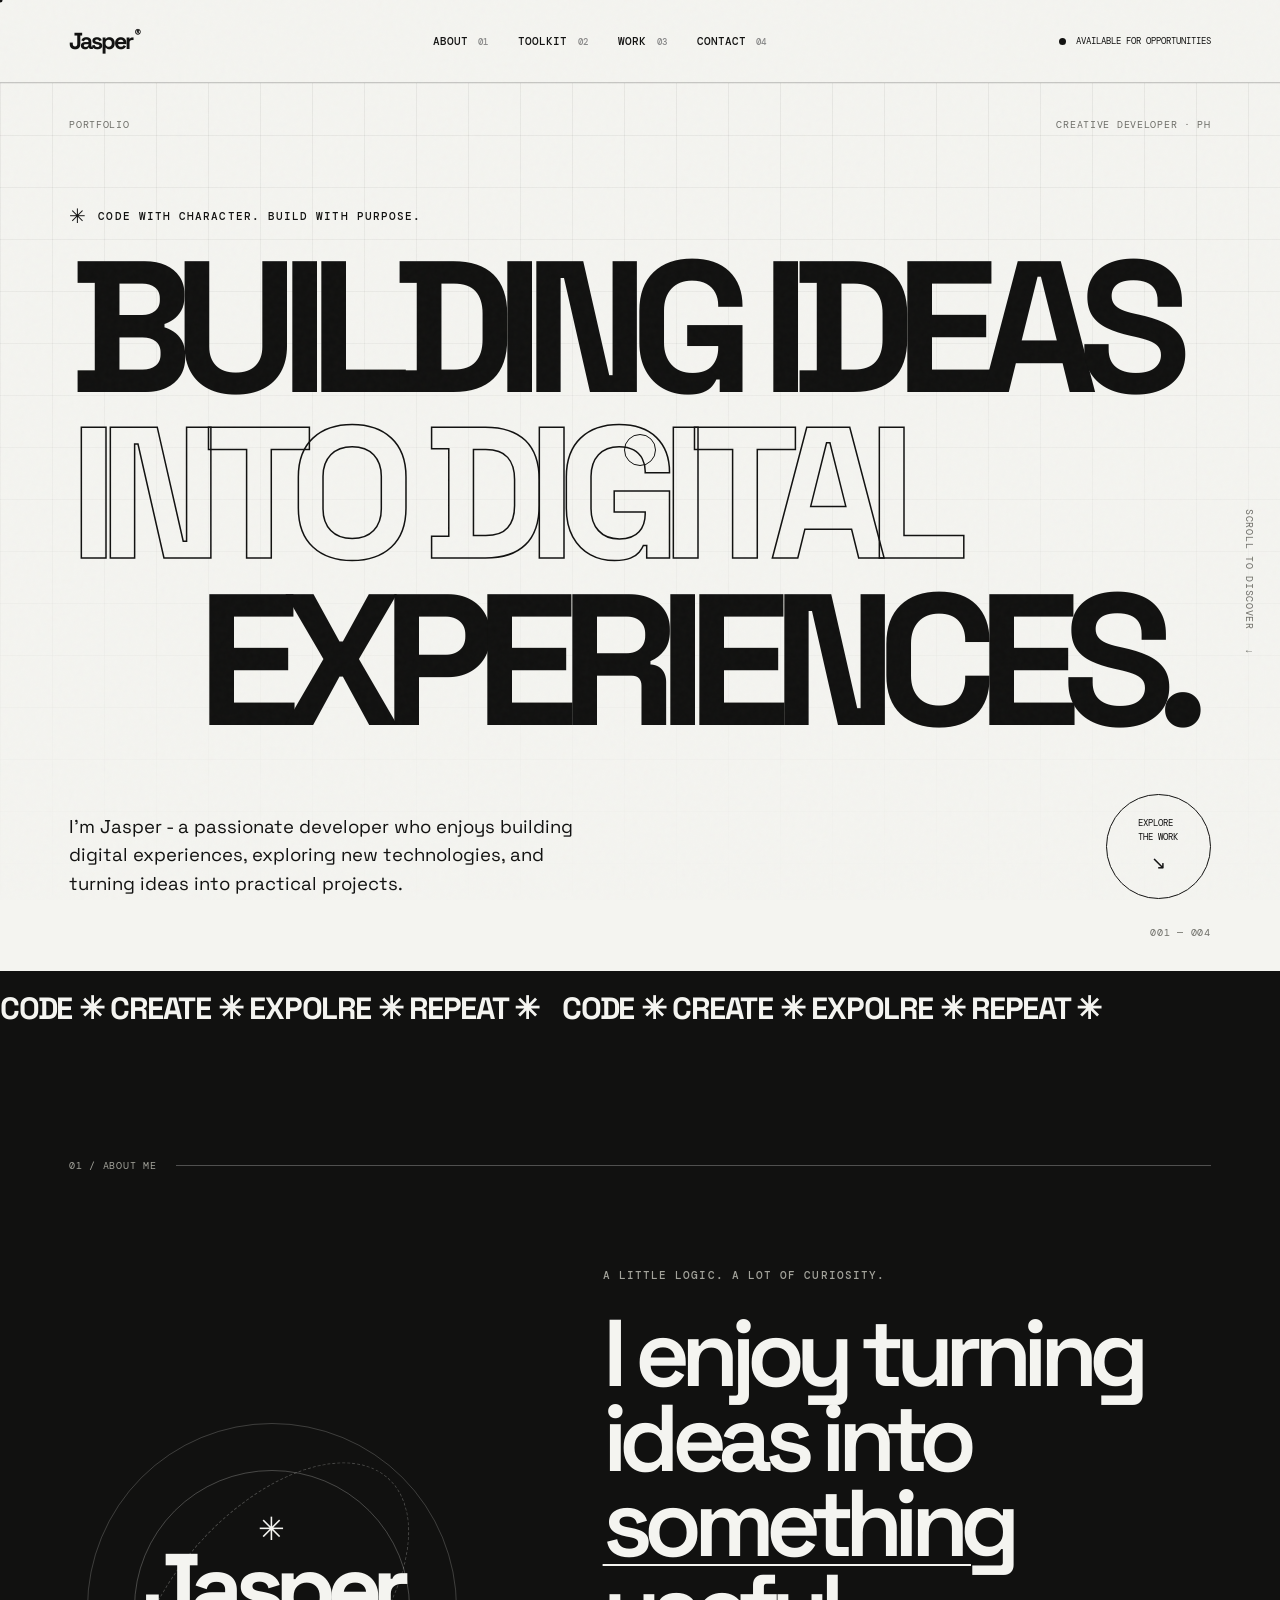
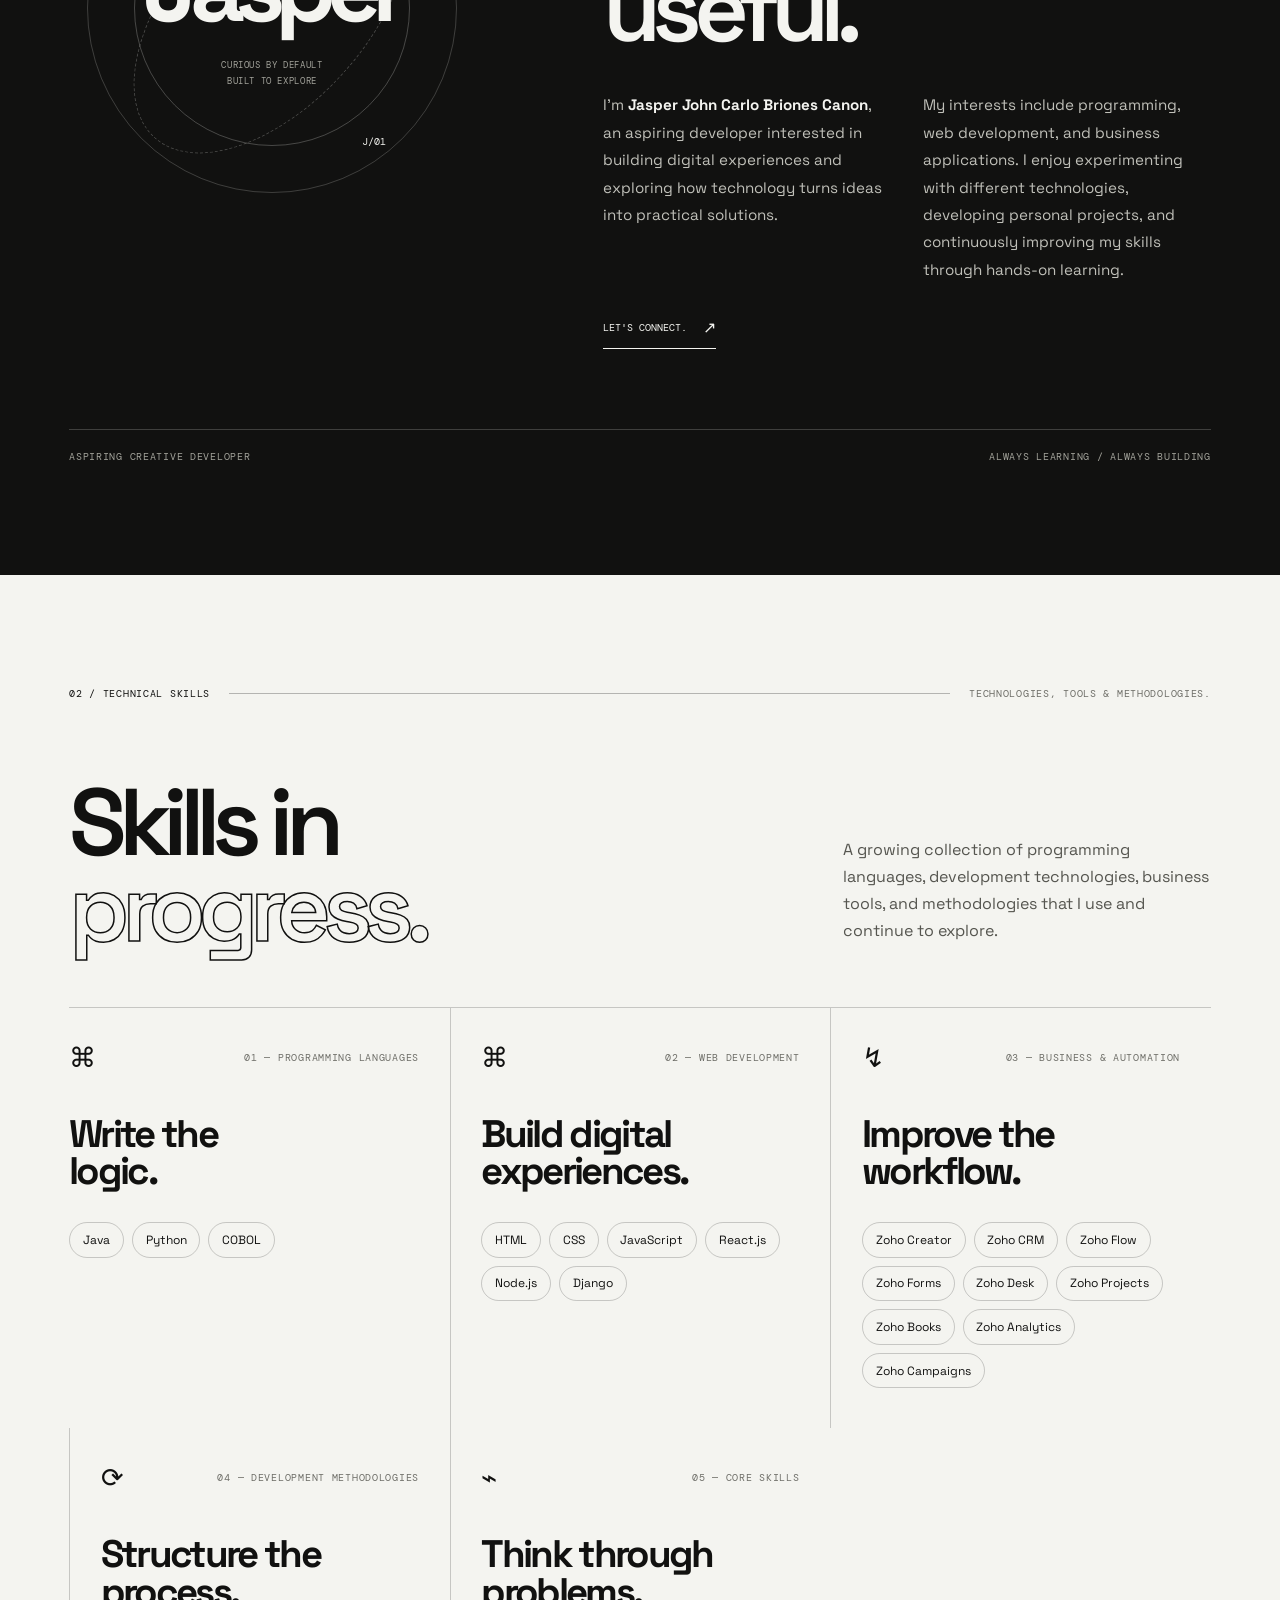
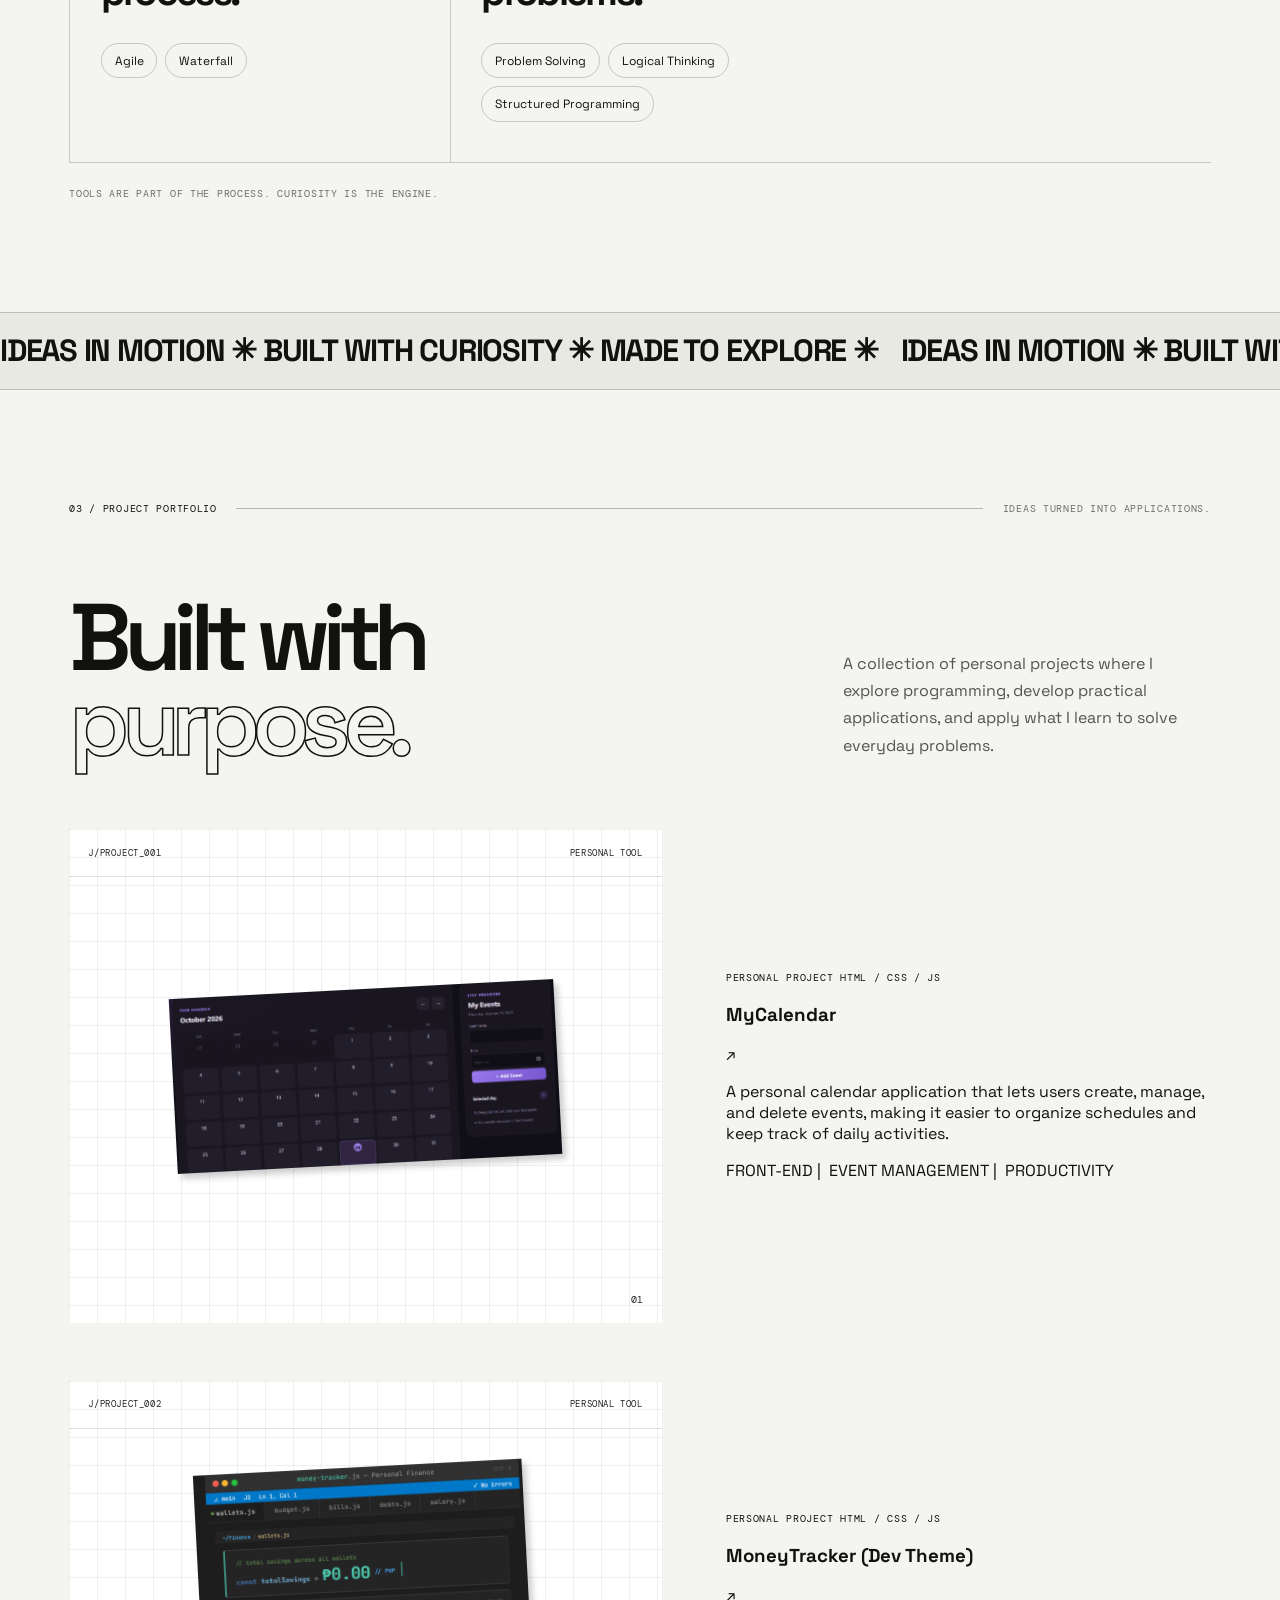
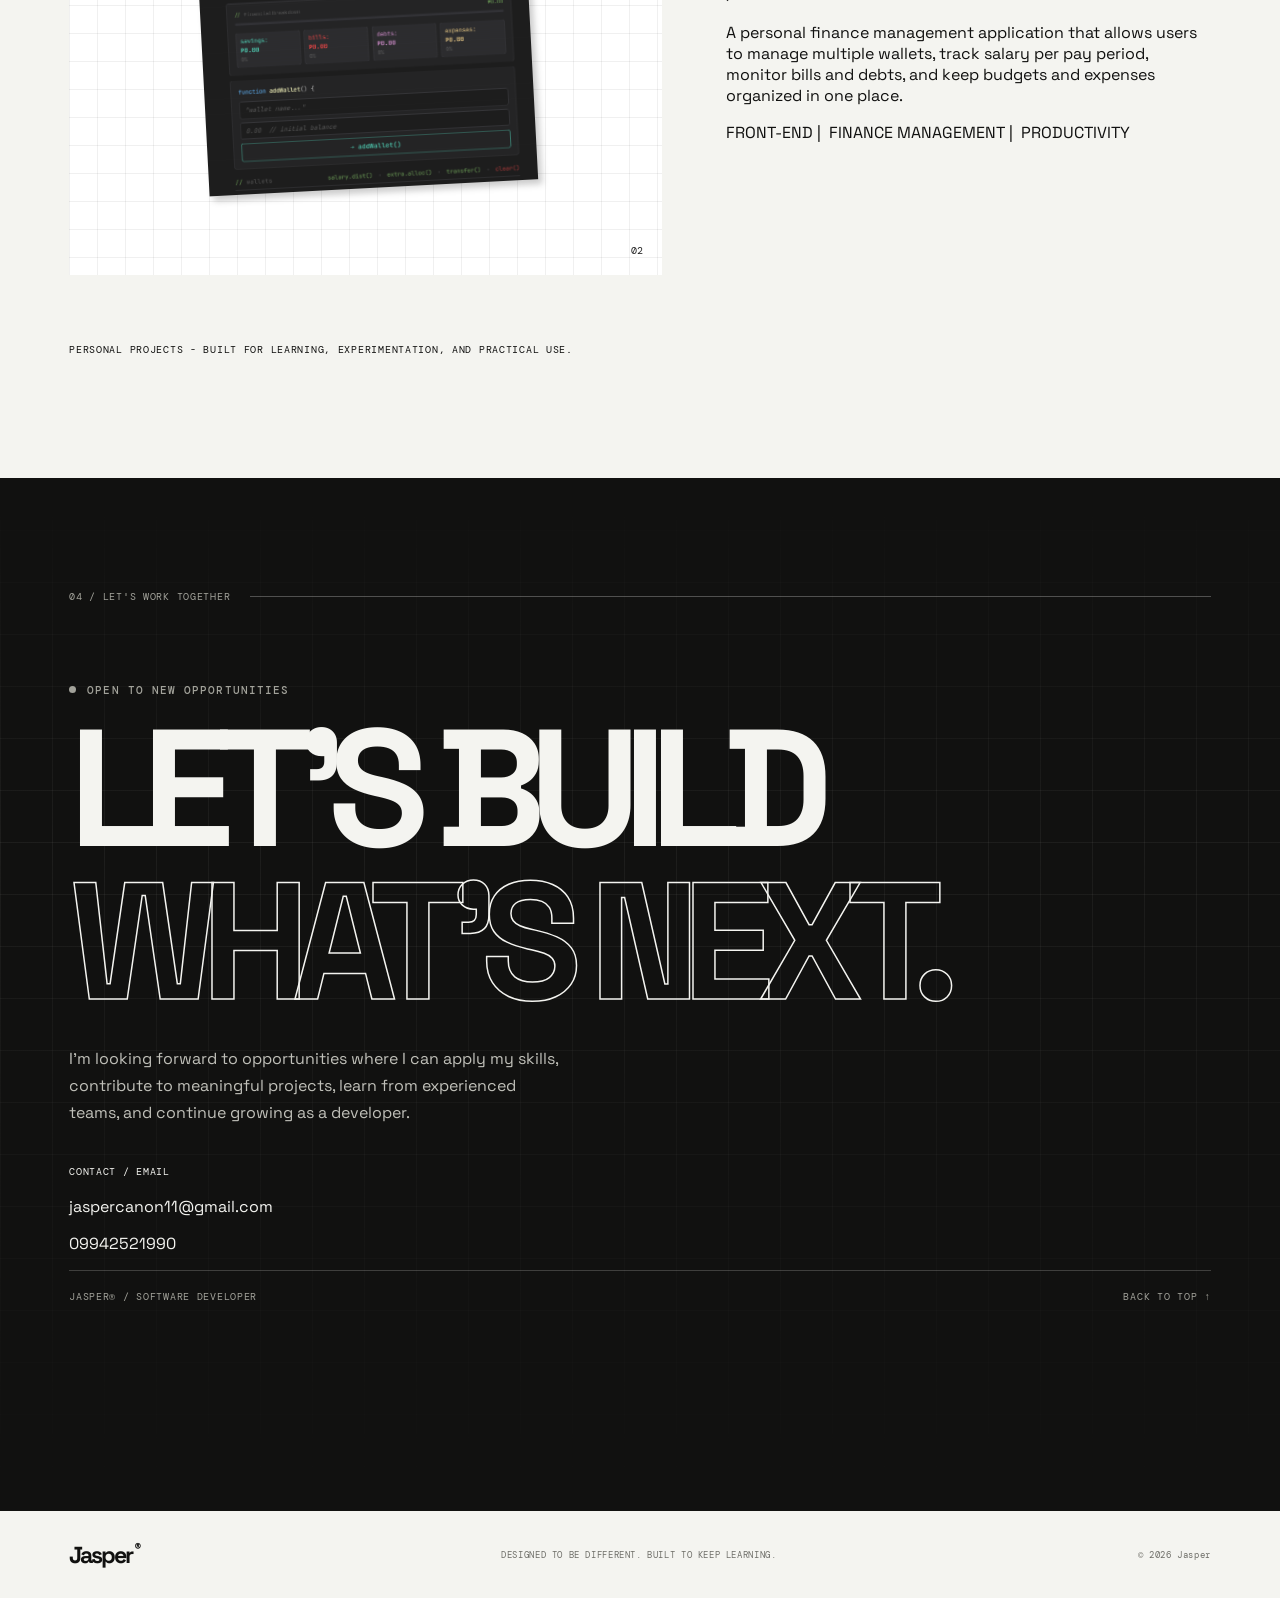
<file: index.html>
<!DOCTYPE html>
<html lang="en">
<head>
  <meta charset="UTF-8">
  <meta name="viewport" content="width=device-width, initial-scale=1.0">
  <meta name="theme-color" content="#f4f4f0">
  <meta name="description" content="Jasper — creative developer building expressive websites, useful tools, and connected workflows.">
  <title>Jasper® — Creative Developer</title>
  <link rel="preconnect" href="https://fonts.googleapis.com">
  <link rel="preconnect" href="https://fonts.gstatic.com" crossorigin>
  <link href="https://fonts.googleapis.com/css2?family=DM+Mono:wght@400;500&family=Space+Grotesk:wght@400;500;600;700&display=swap" rel="stylesheet">
  <link rel="stylesheet" href="style.css">
  <script src="script.js" defer></script>
</head>
<body>
  <div class="cursor-dot" aria-hidden="true"></div>
  <div class="cursor-ring" aria-hidden="true"></div>
  <div class="noise" aria-hidden="true"></div>
  <div class="progress-line" aria-hidden="true"></div>

  <header class="site-header">
    <a class="wordmark" href="#top">Jasper<span>®</span></a>

    <button class="menu-toggle" aria-label="Open navigation" aria-expanded="false">
      <span></span><span></span>
    </button>

    <nav class="nav" aria-label="Main navigation">
      <a href="#about">ABOUT <span>01</span></a>
      <a href="#toolkit">TOOLKIT <span>02</span></a>
      <a href="#work">WORK <span>03</span></a>
      <a href="#contact">CONTACT <span>04</span></a>
    </nav>

    <a class="header-availability" href="#contact">
      <span class="status-dot"></span> AVAILABLE FOR OPPORTUNITIES
    </a>
  </header>

  <main id="top">
    <section class="hero section-light">
      <div class="hero-grid" aria-hidden="true"></div>

      <div class="hero-topline mono">
        <span>PORTFOLIO</span>
        <span>CREATIVE DEVELOPER · PH</span>
      </div>

      <div class="hero-copy">
        <p class="eyebrow">
          <span class="eyebrow-mark">✳</span>
          CODE WITH CHARACTER. BUILD WITH PURPOSE.
        </p>

        <h1 class="hero-title">
          <span class="title-line">BUILDING IDEAS</span>
          <span class="title-line title-outline">INTO DIGITAL</span>
          <span class="title-line title-offset">EXPERIENCES<span class="period">.</span></span>
        </h1>

        <div class="hero-bottom">
          <p class="hero-description">
           I'm Jasper - a passionate developer who enjoys building digital experiences, 
           exploring new technologies, and turning ideas into practical projects.
          </p>

          <a class="round-link" href="#work" aria-label="Explore selected work">
            <span>EXPLORE<br>THE WORK</span>
            <b>↘</b>
          </a>
        </div>
      </div>

      <div class="hero-side-label mono">SCROLL TO DISCOVER <span>↓</span></div>
      <div class="hero-index mono">001 — 004</div>
    </section>

    <div class="ticker ticker-dark">
      <div class="ticker-track">
        <span>CODE ✳ CREATE ✳ EXPOLRE ✳ REPEAT ✳&nbsp;</span>
        <span aria-hidden="true">CODE ✳ CREATE ✳ EXPOLRE ✳ REPEAT ✳&nbsp;</span>
      </div>
    </div>

    <section class="about section-dark section-pad" id="about">
      <div class="section-heading reveal">
        <span class="section-kicker mono">01 / ABOUT ME</span>
        <span class="heading-rule"></span>
      </div>

      <div class="about-layout">
        <div class="about-stamp reveal">
          <div class="stamp-orbit orbit-one"></div>
          <div class="stamp-orbit orbit-two"></div>
          <span class="stamp-star">✳</span>
          <span class="stamp-name">Jasper</span>
          <span class="stamp-caption mono">CURIOUS BY DEFAULT<br>BUILT TO EXPLORE</span>
          <span class="stamp-number">J/01</span>
        </div>

        <div class="about-content reveal">
          <p class="eyebrow eyebrow-light">A LITTLE LOGIC. A LOT OF CURIOSITY.</p>

          <h2 class="section-title">
            I enjoy turning<br>ideas into <span class="underline-word">something</span><br>useful.
          </h2>

          <div class="about-text-grid">
            <p>
               I'm <strong>Jasper John Carlo Briones Canon</strong>,
               an aspiring developer interested in building digital
               experiences and exploring how technology turns ideas
               into practical solutions.
            </p>
            <p>
              My interests include programming, web development,
              and business applications. I enjoy experimenting
              with different technologies, developing personal
              projects, and continuously improving my skills
              through hands-on learning.
            </p>
          </div>

          <a class="text-link" href="#contact">
            LET'S CONNECT. <span>↗</span>
          </a>
        </div>
      </div>

      <div class="about-foot mono">
      <span>ASPIRING CREATIVE DEVELOPER</span>
      <span>ALWAYS LEARNING / ALWAYS BUILDING</span>
      </div>
      </section>

    <section class="toolkit section-light section-pad" id="toolkit">
      <div class="section-heading reveal">
        <span class="section-kicker mono">02 / TECHNICAL SKILLS</span>
        <span class="heading-rule"></span>
        <span class="section-note mono">TECHNOLOGIES, TOOLS & METHODOLOGIES.</span>
      </div>

      <div class="toolkit-intro reveal">
        <h2 class="section-title">
          Skills in<br><span class="title-outline-dark">progress.</span>
        </h2>
        <p>
           A growing collection of programming languages,
           development technologies, business tools, and
           methodologies that I use and continue to explore.
        </p>
      </div>

      
<div class="skill-groups">
  <article class="skill-group reveal">
    <div class="skill-group-top">
      <span class="skill-symbol">⌘</span>
      <span class="mono">01 — PROGRAMMING LANGUAGES</span>
    </div>
    <h3>Write the<br>logic.</h3>
    <div class="skill-tags">
      <span>Java</span>
      <span>Python</span>
      <span>COBOL</span>
    </div>
  </article>

  <article class="skill-group reveal">
    <div class="skill-group-top">
      <span class="skill-symbol">⌘</span>
      <span class="mono">02 — WEB DEVELOPMENT</span>
    </div>
    <h3>Build digital<br>experiences.</h3>
    <div class="skill-tags">
      <span>HTML</span>
      <span>CSS</span>
      <span>JavaScript</span>
      <span>React.js</span>
      <span>Node.js</span>
      <span>Django</span>
    </div>
  </article>

  <article class="skill-group reveal">
    <div class="skill-group-top">
      <span class="skill-symbol">↯</span>
      <span class="mono">03 — BUSINESS & AUTOMATION</span>
    </div>
    <h3>Improve the<br>workflow.</h3>
    <div class="skill-tags">
      <span>Zoho Creator</span>
      <span>Zoho CRM</span>
      <span>Zoho Flow</span>
      <span>Zoho Forms</span>
      <span>Zoho Desk</span>
      <span>Zoho Projects</span>
      <span>Zoho Books</span>
      <span>Zoho Analytics</span>
      <span>Zoho Campaigns</span>
    </div>
  </article>
  
  <article class="skill-group reveal">
  <div class="skill-group-top">
    <span class="skill-symbol">⟳</span>
    <span class="mono">04 — DEVELOPMENT METHODOLOGIES</span>
  </div>
  <h3>Structure the<br>process.</h3>
  <div class="skill-tags">
    <span>Agile</span>
    <span>Waterfall</span>
  </div>
</article>

<article class="skill-group reveal">
    <div class="skill-group-top">
      <span class="skill-symbol">⌁</span>
      <span class="mono">05 — CORE SKILLS</span>
    </div>
    <h3>Think through<br>problems.</h3>
    <div class="skill-tags">
      <span>Problem Solving</span>
      <span>Logical Thinking</span>
      <span>Structured Programming</span>
    </div>
  </article>
</div>


      <p class="toolkit-foot mono">
        TOOLS ARE PART OF THE PROCESS. CURIOSITY IS THE ENGINE.
      </p>
    </section>

    <div class="ticker ticker-light">
      <div class="ticker-track ticker-track-reverse">
        <span>IDEAS IN MOTION ✳ BUILT WITH CURIOSITY ✳ MADE TO EXPLORE ✳&nbsp;</span>
        <span aria-hidden="true">IDEAS IN MOTION ✳ BUILT WITH CURIOSITY ✳ MADE TO EXPLORE ✳&nbsp;</span>
      </div>
    </div>

    <section class="work section-light section-pad" id="work">
      <div class="section-heading reveal">
        <span class="section-kicker mono">03 / PROJECT PORTFOLIO</span>
        <span class="heading-rule"></span>
        <span class="section-note mono">IDEAS TURNED INTO APPLICATIONS.</span>
      </div>

      <div class="work-heading reveal">
        <h2 class="section-title">
          Built with<br><span class="title-outline-dark">purpose.</span>
        </h2>
        <p>
          A collection of personal projects where I explore
          programming, develop practical applications, and
          apply what I learn to solve everyday problems.
        </p>
      </div>

      <div class="project-list">
        <article class="project-card project-feature reveal">
          <div class="project-visual calendar-visual">
            <div class="visual-top mono">
              <span>J/PROJECT_001</span><span>PERSONAL TOOL</span>
            </div>

            <!-- Image replacing the coded calendar interface -->
            <img class="project-img" src="mycalendar.png" alt="MyCalendar project preview">

            <span class="visual-index">01</span>
          </div>

          <div class="project-info">
            <div class="project-meta mono">
              <span>PERSONAL PROJECT</span>
              <span>HTML / CSS / JS</span>
            </div>
            <div class="project-title-row">
              <h3>MyCalendar</h3><span class="project-arrow">↗</span>
            </div>
            <p>
               A personal calendar application that lets users create,
               manage, and delete events, making it easier to organize
               schedules and keep track of daily activities.
            </p>
            <div class="project-tags">
              <span>FRONT-END |</span> 
              <span>EVENT MANAGEMENT |</span>
              <span>PRODUCTIVITY</span>
            </div>
          </div>
        </article>

       <!-- PROJECT 02: MONEYTRACKER -->
<article class="project-card project-feature reveal">
  <div class="project-visual calendar-visual">
    <div class="visual-top mono">
      <span>J/PROJECT_002</span><span>PERSONAL TOOL</span>
    </div>

    <img
      class="project-img"
      src="moneytracker.png"
      alt="MoneyTracker project preview"
    >

    <span class="visual-index">02</span>
  </div>

  <div class="project-info">
    <div class="project-meta mono">
      <span>PERSONAL PROJECT</span>
      <span>HTML / CSS / JS</span>
    </div>

    <div class="project-title-row">
      <h3>MoneyTracker (Dev Theme)</h3><span class="project-arrow">↗</span>
    </div>

    <p>
      A personal finance management application that allows users
      to manage multiple wallets, track salary per pay period,
      monitor bills and debts, and keep budgets and expenses
      organized in one place.
    </p>

    <div class="project-tags">
      <span>FRONT-END |</span>
      <span>FINANCE MANAGEMENT |</span>
      <span>PRODUCTIVITY</span>
    </div>
  </div>
</article>
       

      <p class="project-disclaimer mono">
        PERSONAL PROJECTS - BUILT FOR LEARNING, EXPERIMENTATION, AND PRACTICAL USE.
      </p>
    </section>

    <section class="contact section-dark section-pad" id="contact">
      <div class="contact-grid" aria-hidden="true"></div>

      <div class="section-heading reveal">
        <span class="section-kicker mono">04 / LET'S WORK TOGETHER</span>
        <span class="heading-rule"></span>
      </div>

      <div class="contact-content reveal">
        <p class="eyebrow eyebrow-light">
          <span class="status-dot"></span> OPEN TO NEW OPPORTUNITIES
        </p>
        <h2 class="contact-title">
           LET'S BUILD<br><span class="contact-outline">WHAT'S NEXT.</span>
        </h2>
        <p class="contact-copy">
          I'm looking forward to opportunities where I can apply
    my skills, contribute to meaningful projects, learn from
    experienced teams, and continue growing as a developer.
        </p>

        <div class="contact-email">
  <span class="mono">CONTACT / EMAIL</span>
  <p>jaspercanon11@gmail.com</p>
  <p>09942521990</p>
</div>

      <div class="contact-bottom mono">
        <span>JASPER® / SOFTWARE DEVELOPER</span>
        <a href="#top">BACK TO TOP ↑</a>
      </div>
    </section>
  </main>

 <footer class="footer section-light">

  <a class="wordmark" href="#top">
    Jasper<span>®</span>
  </a>

  <p class="mono">
    DESIGNED TO BE DIFFERENT. BUILT TO KEEP LEARNING.
  </p>

  <span class="mono">
    © <span id="year">2026</span> Jasper
  </span>

</footer>
</file>
<file: style.css>
:root {
  --paper: #f4f4f0;
  --paper-2: #e9e9e3;
  --ink: #111110;
  --muted-light: #6e6e68;
  --muted-dark: #a2a29a;
  --line-light: rgba(17, 17, 16, .2);
  --line-dark: rgba(244, 244, 240, .2);
  --display: "Space Grotesk", Arial, sans-serif;
  --mono: "DM Mono", monospace;
  --pad: clamp(1.2rem, 5.4vw, 6rem);
  --ease: cubic-bezier(.16, 1, .3, 1);
}

* { box-sizing: border-box; }

html {
  scroll-behavior: smooth;
  scroll-padding-top: 5.5rem;
}

body {
  margin: 0;
  background: var(--paper);
  color: var(--ink);
  font-family: var(--display);
  cursor: none;
  overflow-x: hidden;
}

body.menu-open { overflow: hidden; }

a { color: inherit; text-decoration: none; }
button { font: inherit; }
::selection { color: var(--paper); background: var(--ink); }

.mono {
  font-family: var(--mono);
  font-size: .64rem;
  letter-spacing: .07em;
}

.section-light { background: var(--paper); color: var(--ink); }
.section-dark { background: var(--ink); color: var(--paper); }

.section-pad {
  padding: 7rem var(--pad);
  position: relative;
  overflow: hidden;
}

/* Texture and cursor */
.noise {
  position: fixed;
  inset: 0;
  pointer-events: none;
  z-index: 90;
  opacity: .045;
  background-image: url("data:image/svg+xml,%3Csvg viewBox='0 0 180 180' xmlns='http://www.w3.org/2000/svg'%3E%3Cfilter id='n'%3E%3CfeTurbulence type='fractalNoise' baseFrequency='.92' numOctaves='3' stitchTiles='stitch'/%3E%3C/filter%3E%3Crect width='100%25' height='100%25' filter='url(%23n)' opacity='.55'/%3E%3C/svg%3E");
}

.cursor-dot, .cursor-ring {
  position: fixed;
  top: 0;
  left: 0;
  pointer-events: none;
  z-index: 120;
  border-radius: 50%;
  transform: translate(-50%, -50%);
}

.cursor-dot {
  width: 5px;
  height: 5px;
  background: var(--ink);
}

.cursor-ring {
  width: 32px;
  height: 32px;
  border: 1px solid var(--ink);
  transition: width .25s, height .25s, background .25s;
}

.cursor-ring.is-hover {
  width: 58px;
  height: 58px;
  background: rgba(17, 17, 16, .08);
}

body:has(.section-dark:hover) .cursor-dot { background: var(--paper); }
body:has(.section-dark:hover) .cursor-ring { border-color: var(--paper); }

.progress-line {
  position: fixed;
  top: 0;
  left: 0;
  width: 0;
  height: 3px;
  background: var(--ink);
  z-index: 150;
}

/* Header */
.site-header {
  height: 5.2rem;
  padding: 0 var(--pad);
  display: flex;
  align-items: center;
  justify-content: space-between;
  gap: 2rem;
  border-bottom: 1px solid var(--line-light);
  background: var(--paper);
  position: relative;
  z-index: 50;
}

.wordmark {
  font-size: 1.45rem;
  font-weight: 700;
  letter-spacing: -.09em;
}

.wordmark span {
  font-family: var(--mono);
  font-size: .58rem;
  letter-spacing: 0;
  vertical-align: top;
  margin-left: .2rem;
}

.nav {
  display: flex;
  align-items: center;
  gap: clamp(1rem, 2.4vw, 2.5rem);
}

.nav a {
  font: 500 .67rem var(--mono);
  transition: opacity .2s;
}

.nav a:hover { opacity: .5; }
.nav a span { color: #888; font-size: .55rem; margin-left: .2rem; }

.header-availability {
  display: flex;
  align-items: center;
  gap: .6rem;
  font: .58rem var(--mono);
}

.status-dot {
  width: 7px;
  height: 7px;
  border-radius: 50%;
  background: currentColor;
  display: inline-block;
  animation: pulse 1.6s ease-in-out infinite;
}

.menu-toggle { display: none; }

/* Hero */
.hero {
  min-height: min(850px, calc(100svh - 5.2rem));
  padding: 2.2rem var(--pad) 3rem;
  position: relative;
  overflow: hidden;
  display: flex;
  flex-direction: column;
  justify-content: space-between;
}

.hero-grid, .contact-grid {
  position: absolute;
  inset: 0;
  pointer-events: none;
  background-image:
    linear-gradient(rgba(17,17,16,.055) 1px, transparent 1px),
    linear-gradient(90deg, rgba(17,17,16,.055) 1px, transparent 1px);
  background-size: 52px 52px;
  mask-image: linear-gradient(to bottom, black, transparent 95%);
  animation: gridDrift 24s linear infinite;
}

.hero-topline {
  display: flex;
  justify-content: space-between;
  position: relative;
  z-index: 1;
  color: var(--muted-light);
}

.hero-copy {
  position: relative;
  z-index: 2;
  padding: clamp(3rem, 8vh, 6rem) 0 1.5rem;
}

.eyebrow {
  font: 500 .67rem var(--mono);
  letter-spacing: .1em;
  margin: 0 0 1.8rem;
  display: flex;
  align-items: center;
  gap: .7rem;
}

.eyebrow-mark { font-size: 1.25rem; }

.hero-title {
  font-size: clamp(5rem, 14.6vw, 14.4rem);
  line-height: .75;
  letter-spacing: -.105em;
  font-weight: 700;
  margin: 0;
  max-width: 1200px;
}

.title-line {
  display: block;
  width: fit-content;
  position: relative;
}

.title-line + .title-line { margin-top: .14em; }

.title-outline {
  color: transparent;
  -webkit-text-stroke: 1.5px var(--ink);
}

.title-offset { margin-left: clamp(1rem, 10vw, 10rem); }

.period { animation: blink 2.4s steps(2, start) infinite; }

.hero-title .title-line:first-child { animation: titleIn .9s var(--ease) both; }
.hero-title .title-line:nth-child(2) { animation: titleIn .9s .12s var(--ease) both; }
.hero-title .title-line:nth-child(3) { animation: titleIn .9s .24s var(--ease) both; }

.hero-title .title-line:hover {
  animation: glitch .35s steps(2, end);
}

.hero-bottom {
  margin-top: clamp(3rem, 7vh, 5.5rem);
  display: flex;
  justify-content: space-between;
  align-items: flex-end;
  gap: 2rem;
}

.hero-description {
  font-size: clamp(1rem, 1.45vw, 1.3rem);
  line-height: 1.55;
  max-width: 32rem;
  margin: 0;
}

.hero-description strong {
  text-decoration: underline;
  text-underline-offset: 4px;
}

.round-link {
  width: 105px;
  height: 105px;
  border: 1px solid var(--ink);
  border-radius: 50%;
  display: flex;
  flex-direction: column;
  align-items: center;
  justify-content: center;
  gap: .3rem;
  font: .58rem var(--mono);
  line-height: 1.5;
  flex-shrink: 0;
  transition: color .3s, background .3s, transform .4s var(--ease);
}

.round-link b { font-size: 1.1rem; font-weight: 400; }

.round-link:hover {
  color: var(--paper);
  background: var(--ink);
  transform: rotate(-12deg);
}

.hero-side-label {
  position: absolute;
  right: 1.5rem;
  top: 48%;
  writing-mode: vertical-rl;
  color: var(--muted-light);
}

.hero-side-label span { margin-top: .7rem; }

.hero-index {
  position: absolute;
  bottom: 2rem;
  right: var(--pad);
  color: var(--muted-light);
}

/* Moving ticker strips */
.ticker {
  overflow: hidden;
  white-space: nowrap;
  padding: 1.15rem 0;
  font-size: clamp(1.15rem, 2.4vw, 2rem);
  font-weight: 700;
  letter-spacing: -.04em;
}

.ticker-dark { color: var(--paper); background: var(--ink); }

.ticker-light {
  color: var(--ink);
  background: var(--paper-2);
  border-block: 1px solid var(--line-light);
}

.ticker-track {
  display: flex;
  width: max-content;
  animation: tickerMove 28s linear infinite;
}

.ticker-track span { padding-right: 1rem; }
.ticker-track i { font-style: normal; margin: 0 1.1rem; }
.ticker-track-reverse { animation-direction: reverse; animation-duration: 32s; }

/* Shared section headings */
.section-heading {
  display: flex;
  align-items: center;
  gap: 1.2rem;
  position: relative;
  z-index: 1;
}

.section-kicker { white-space: nowrap; }

.heading-rule {
  height: 1px;
  background: currentColor;
  opacity: .28;
  flex: 1;
}

.section-note { color: var(--muted-light); white-space: nowrap; }
.section-dark .section-kicker { color: var(--muted-dark); }

/* About */
.about-layout {
  display: grid;
  grid-template-columns: .8fr 1.2fr;
  gap: clamp(3rem, 10vw, 10rem);
  align-items: center;
  padding: 6rem 0 5rem;
  position: relative;
  z-index: 1;
}

.about-stamp {
  width: min(100%, 370px);
  aspect-ratio: 1;
  border: 1px solid var(--line-dark);
  border-radius: 50%;
  margin: 0 auto;
  position: relative;
  display: flex;
  flex-direction: column;
  align-items: center;
  justify-content: center;
  overflow: hidden;
}

.stamp-orbit {
  position: absolute;
  border: 1px solid rgba(244,244,240,.24);
  border-radius: 50%;
  width: 75%;
  height: 75%;
}

.orbit-one { animation: orbit 22s linear infinite; }

.orbit-two {
  width: 53%;
  height: 95%;
  transform: rotate(42deg);
  border-style: dashed;
  animation: orbit 28s linear infinite reverse;
}

.stamp-star {
  font-size: 2rem;
  position: absolute;
  top: 23%;
  animation: orbit 14s linear infinite;
}

.stamp-name {
  font-size: clamp(3.5rem, 8vw, 6rem);
  font-weight: 700;
  letter-spacing: -.1em;
  z-index: 1;
}

.stamp-caption {
  text-align: center;
  line-height: 1.8;
  font-size: .55rem;
  color: var(--muted-dark);
  margin-top: .6rem;
}

.stamp-number {
  position: absolute;
  bottom: 12%;
  right: 19%;
  font: .65rem var(--mono);
}

.eyebrow-light { color: var(--muted-dark); }

.section-title {
  font-size: clamp(3.5rem, 7.4vw, 7.6rem);
  line-height: .9;
  letter-spacing: -.09em;
  margin: 0;
  font-weight: 600;
}

.underline-word {
  text-decoration: underline;
  text-decoration-thickness: 2px;
  text-underline-offset: .08em;
}

.about-text-grid {
  display: grid;
  grid-template-columns: 1fr 1fr;
  gap: 2rem;
  margin: 2.5rem 0 2rem;
}

.about-text-grid p {
  font-size: .95rem;
  line-height: 1.8;
  color: #c0c0b9;
  margin: 0;
}

.about-text-grid strong { color: var(--paper); }

.text-link {
  display: inline-flex;
  align-items: center;
  gap: 1rem;
  padding-bottom: .6rem;
  border-bottom: 1px solid currentColor;
  font: .64rem var(--mono);
  transition: gap .25s;
}

.text-link:hover { gap: 1.7rem; }
.text-link span { font-size: 1rem; }

.about-foot {
  border-top: 1px solid var(--line-dark);
  padding-top: 1.3rem;
  display: flex;
  justify-content: space-between;
  color: var(--muted-dark);
  position: relative;
  z-index: 1;
}

/* Skills */
.toolkit-intro, .work-heading {
  display: flex;
  align-items: flex-end;
  justify-content: space-between;
  gap: 3rem;
  padding: 5rem 0 3.5rem;
}

.title-outline-dark {
  color: transparent;
  -webkit-text-stroke: 1.5px var(--ink);
}

.toolkit-intro > p, .work-heading > p {
  max-width: 23rem;
  font-size: 1rem;
  line-height: 1.7;
  color: #55554f;
  margin: 0 0 .4rem;
}

.skill-groups {
  display: grid;
  grid-template-columns: repeat(3, 1fr);
  border-block: 1px solid var(--line-light);
}

.skill-group {
  padding: 2rem clamp(1rem, 2.4vw, 2.4rem) 2.5rem 0;
  min-width: 0;
}

.skill-group + .skill-group {
  border-left: 1px solid var(--line-light);
  padding-left: clamp(1rem, 2.4vw, 2.4rem);
}

.skill-group-top {
  display: flex;
  justify-content: space-between;
  align-items: center;
  gap: .5rem;
  color: var(--muted-light);
}

.skill-symbol { color: var(--ink); font-size: 1.7rem; }

.skill-group h3 {
  font-size: clamp(1.8rem, 3vw, 3rem);
  letter-spacing: -.07em;
  line-height: .98;
  margin: 2.5rem 0 2rem;
}

.skill-tags, .project-tags { display: flex; flex-wrap: wrap; gap: .5rem; }

.skill-tags span {
  border: 1px solid var(--line-light);
  border-radius: 99px;
  padding: .55rem .8rem;
  font-size: .75rem;
  transition: color .2s, background .2s, transform .2s;
}

.skill-tags span:hover {
  color: var(--paper);
  background: var(--ink);
  transform: translateY(-3px);
}

.toolkit-foot { margin: 1.5rem 0 0; color: var(--muted-light); }

/* Work and project cards */
.work-heading { padding-bottom: 4rem; }

.project-list {
  display: grid;
  grid-template-columns: 1fr 1fr;
  gap: 3.6rem 1.5rem;
}

.project-card { min-width: 0; }

.project-feature {
  grid-column: 1 / -1;
  display: grid;
  grid-template-columns: 1.1fr .9fr;
  gap: clamp(2rem, 5vw, 5rem);
  align-items: center;
}

.project-visual {
  aspect-ratio: 1.1;
  position: relative;
  overflow: hidden;
  background: var(--ink);
  color: var(--paper);
  display: flex;
  flex-direction: column;
}

.project-feature .project-visual { aspect-ratio: 1.2; }

.visual-top {
  display: flex;
  justify-content: space-between;
  gap: .5rem;
  color: #b3b3ad;
  padding: 1.1rem 1.2rem;
  border-bottom: 1px solid rgba(244,244,240,.2);
  font-size: .55rem;
}

.visual-index {
  position: absolute;
  bottom: 1.1rem;
  right: 1.2rem;
  color: #b3b3ad;
  font: .6rem var(--mono);
}

/* ========================================
   PROJECT IMAGE STYLING
   MYCALENDAR + MONEYTRACKER
======================================== */

/* Shared project visual */
.calendar-visual,
.moneytracker-visual {
  position: relative;
  display: flex;
  align-items: center;
  justify-content: center;
  overflow: hidden;
  aspect-ratio: 1.2;

  background-color: #fff;
  background-image:
    linear-gradient(rgba(0, 0, 0, .06) 1px, transparent 1px),
    linear-gradient(90deg, rgba(0, 0, 0, .06) 1px, transparent 1px);
  background-size: 28px 28px;
}

/* Shared top project label */
.calendar-visual .visual-top,
.moneytracker-visual .visual-top {
  position: absolute;
  top: 0;
  left: 0;
  right: 0;
  z-index: 2;

  display: flex;
  justify-content: space-between;
  gap: .5rem;

  padding: 1.1rem 1.2rem;
  color: #222;
  border-bottom: 1px solid rgba(0, 0, 0, .12);
  font-size: .55rem;
}

/* Shared project images */
.project-img {
  display: block;
  position: relative;
  z-index: 1;

  width: 65%;
  height: 65%;
  object-fit: contain;

  transform: rotate(-3deg);
  filter: drop-shadow(4px 5px 3px rgba(0, 0, 0, .2));

  transition:
    transform .6s var(--ease),
    filter .6s ease;
}

/* Hover animation */
.project-card:hover .project-img {
  transform: rotate(0deg) scale(1.03);
  filter: drop-shadow(5px 6px 4px rgba(0, 0, 0, .16));
}

/* Shared project number */
.calendar-visual .visual-index,
.moneytracker-visual .visual-index {
  position: absolute;
  right: 1.2rem;
  bottom: 1.1rem;
  z-index: 2;

  color: #222;
  font: .6rem var(--mono);
}

/* Responsive image size */
@media (max-width: 600px) {
  .project-img {
    width: 72%;
    height: 72%;
  }
}

/* Accessibility */
@media (prefers-reduced-motion: reduce) {
  .project-img {
    transition: none;
  }
}

/* Contact */
.contact {
  min-height: 690px;
  display: flex;
  flex-direction: column;
  justify-content: space-between;
}

.contact-grid {
  background-image:
    linear-gradient(rgba(244,244,240,.055) 1px, transparent 1px),
    linear-gradient(90deg, rgba(244,244,240,.055) 1px, transparent 1px);
  mask-image: linear-gradient(to bottom, transparent, black 35%, transparent);
}

.contact-content {
  padding: 5rem 0 6rem;
  position: relative;
  z-index: 1;
}

.contact-title {
  font-size: clamp(4.2rem, 13vw, 12.5rem);
  letter-spacing: -.105em;
  line-height: .76;
  margin: 0;
  font-weight: 700;
}

.contact-outline {
  color: transparent;
  -webkit-text-stroke: 1.5px var(--paper);
  display: inline-block;
  margin-top: .16em;
}

.contact-copy {
  color: #c0c0b9;
  max-width: 31rem;
  line-height: 1.7;
  font-size: 1rem;
  margin: 2.5rem 0 2rem;
}

.contact-button {
  display: flex;
  width: min(100%, 340px);
  justify-content: space-between;
  align-items: center;
  background: var(--paper);
  color: var(--ink);
  padding: 1.2rem 1.4rem;
  font: 500 .75rem var(--mono);
  transition: background .25s, color .25s, transform .25s;
}

.contact-button b { font-size: 1.3rem; font-weight: 400; }

.contact-button:hover {
  background: transparent;
  color: var(--paper);
  outline: 1px solid var(--paper);
  transform: translateY(-4px);
}

.contact-bottom {
  display: flex;
  justify-content: space-between;
  gap: 1rem;
  color: var(--muted-dark);
  border-top: 1px solid var(--line-dark);
  padding-top: 1.2rem;
  position: relative;
  z-index: 1;
}

.contact-bottom a:hover { color: var(--paper); }

.footer {
  display: flex;
  align-items: center;
  justify-content: space-between;
  gap: 1.5rem;
  padding: 1.8rem var(--pad);
}

.footer p, .footer > span { font-size: .55rem; color: var(--muted-light); }

/* Scroll reveals */
.reveal {
  opacity: 0;
  transform: translateY(28px);
  transition: opacity .8s var(--ease), transform .8s var(--ease);
}

.reveal.is-visible {
  opacity: 1;
  transform: translateY(0);
}

/* Animation */
@keyframes titleIn {
  from { opacity: 0; transform: translateY(45px) skewY(4deg); }
  to { opacity: 1; transform: translateY(0) skewY(0); }
}

@keyframes glitch {
  0%, 100% { transform: translate(0); text-shadow: none; }
  20% { transform: translate(-3px, 1px); text-shadow: 3px 0 #777; }
  40% { transform: translate(3px, -1px); text-shadow: -3px 0 #aaa; }
  60% { transform: translate(-2px, 0); }
}

@keyframes gridDrift { to { background-position: 52px 52px; } }
@keyframes tickerMove { to { transform: translateX(-50%); } }
@keyframes orbit { to { transform: rotate(360deg); } }
@keyframes pulse { 0%, 100% { opacity: 1; } 50% { opacity: .3; } }
@keyframes blink { 0%, 45% { opacity: 1; } 46%, 100% { opacity: .2; } }

/* Tablet */
@media (max-width: 1050px) {
  .header-availability { display: none; }
  .about-layout { gap: 4rem; }
  .about-stamp { width: min(100%, 300px); }
  .section-pad { padding-top: 5.5rem; padding-bottom: 5.5rem; }
  .project-feature { gap: 2.5rem; }
  .section-note { display: none; }
}

/* Mobile */
@media (max-width: 760px) {
  body { cursor: auto; }
  .cursor-dot, .cursor-ring { display: none; }

  .site-header { height: 4.5rem; }

  .menu-toggle {
    display: flex;
    width: 2.8rem;
    height: 2.8rem;
    align-items: center;
    justify-content: center;
    flex-direction: column;
    gap: 6px;
    border: 1px solid var(--line-light);
    background: transparent;
    cursor: pointer;
    z-index: 3;
  }

  .menu-toggle span {
    height: 1px;
    width: 19px;
    background: var(--ink);
    transition: transform .25s;
  }

  .menu-toggle[aria-expanded="true"] span:first-child {
    transform: translateY(3.5px) rotate(45deg);
  }

  .menu-toggle[aria-expanded="true"] span:last-child {
    transform: translateY(-3.5px) rotate(-45deg);
  }

  .nav {
    position: fixed;
    top: 4.5rem;
    left: 0;
    right: 0;
    bottom: 0;
    z-index: 2;
    background: var(--paper);
    display: flex;
    flex-direction: column;
    align-items: flex-start;
    justify-content: center;
    gap: 1.7rem;
    padding: var(--pad);
    transform: translateX(100%);
    transition: transform .45s var(--ease);
  }

  .nav.is-open { transform: translateX(0); }

  .nav a {
    font: 700 clamp(2rem, 8vw, 3.5rem) var(--display);
    letter-spacing: -.07em;
  }

  .nav a span { font: .65rem var(--mono); vertical-align: top; }

  .hero {
    min-height: calc(92svh - 4.5rem);
    padding-top: 1.5rem;
  }

  .hero-title { font-size: clamp(4.4rem, 17.5vw, 8.8rem); }
  .hero-side-label { display: none; }
  .hero-copy { padding-top: 5rem; }
  .hero-bottom { align-items: flex-start; }
  .hero-description { max-width: 70%; font-size: .95rem; }

  .round-link { width: 82px; height: 82px; font-size: .5rem; }

  .section-pad { padding: 4.5rem var(--pad); }

  .about-layout {
    grid-template-columns: 1fr;
    gap: 3rem;
    padding: 4rem 0;
  }

  .about-stamp { width: min(68vw, 290px); }
  .about-content .section-title { font-size: clamp(3.8rem, 14vw, 6rem); }

  .about-text-grid { gap: 1.2rem; }

  .toolkit-intro, .work-heading {
    align-items: flex-start;
    flex-direction: column;
    gap: 1.5rem;
    padding: 3.8rem 0 2.5rem;
  }

  .toolkit-intro .section-title,
  .work-heading .section-title {
    font-size: clamp(4rem, 14vw, 6.5rem);
  }

  .skill-groups { grid-template-columns: 1fr; }

  .skill-group, .skill-group + .skill-group {
    padding: 1.7rem 0 2rem;
    border-left: 0;
  }

  .skill-group + .skill-group { border-top: 1px solid var(--line-light); }
  .skill-group h3 { margin: 1.5rem 0; }

  .project-list { grid-template-columns: 1fr; gap: 3rem; }
  .project-feature { grid-column: auto; display: block; }
  .project-feature .project-info { padding-top: 1.2rem; }
  .project-feature .project-visual, .project-visual { aspect-ratio: 1.05; }
  .calendar-window { width: 70%; }

  .contact { min-height: 650px; }
  .contact-content { padding: 5rem 0; }
  .contact-title { font-size: clamp(4rem, 15vw, 8rem); }

  .contact-bottom { flex-wrap: wrap; }
  .contact-bottom span:last-child { display: none; }

  .footer { flex-wrap: wrap; }
  .footer p { order: 3; width: 100%; margin: 0; }
}

@media (max-width: 420px) {
  .hero-topline { font-size: .52rem; }
  .hero-copy { padding-top: 4.2rem; }
  .hero-title { font-size: 17vw; }
  .hero-bottom { gap: .7rem; }
  .hero-description { max-width: 72%; font-size: .86rem; }
  .round-link { width: 70px; height: 70px; }
  .about-text-grid { grid-template-columns: 1fr; }
  .section-heading { gap: .7rem; }
  .section-kicker { font-size: .56rem; }
  .contact-title { font-size: 14.4vw; }
  .contact-bottom { font-size: .52rem; }
}

/* Accessibility */
@media (prefers-reduced-motion: reduce) {
  *, *::before, *::after {
    scroll-behavior: auto !important;
    animation-duration: .01ms !important;
    animation-iteration-count: 1 !important;
    transition-duration: .01ms !important;
  }

  .reveal { opacity: 1; transform: none; }
}
</file>
